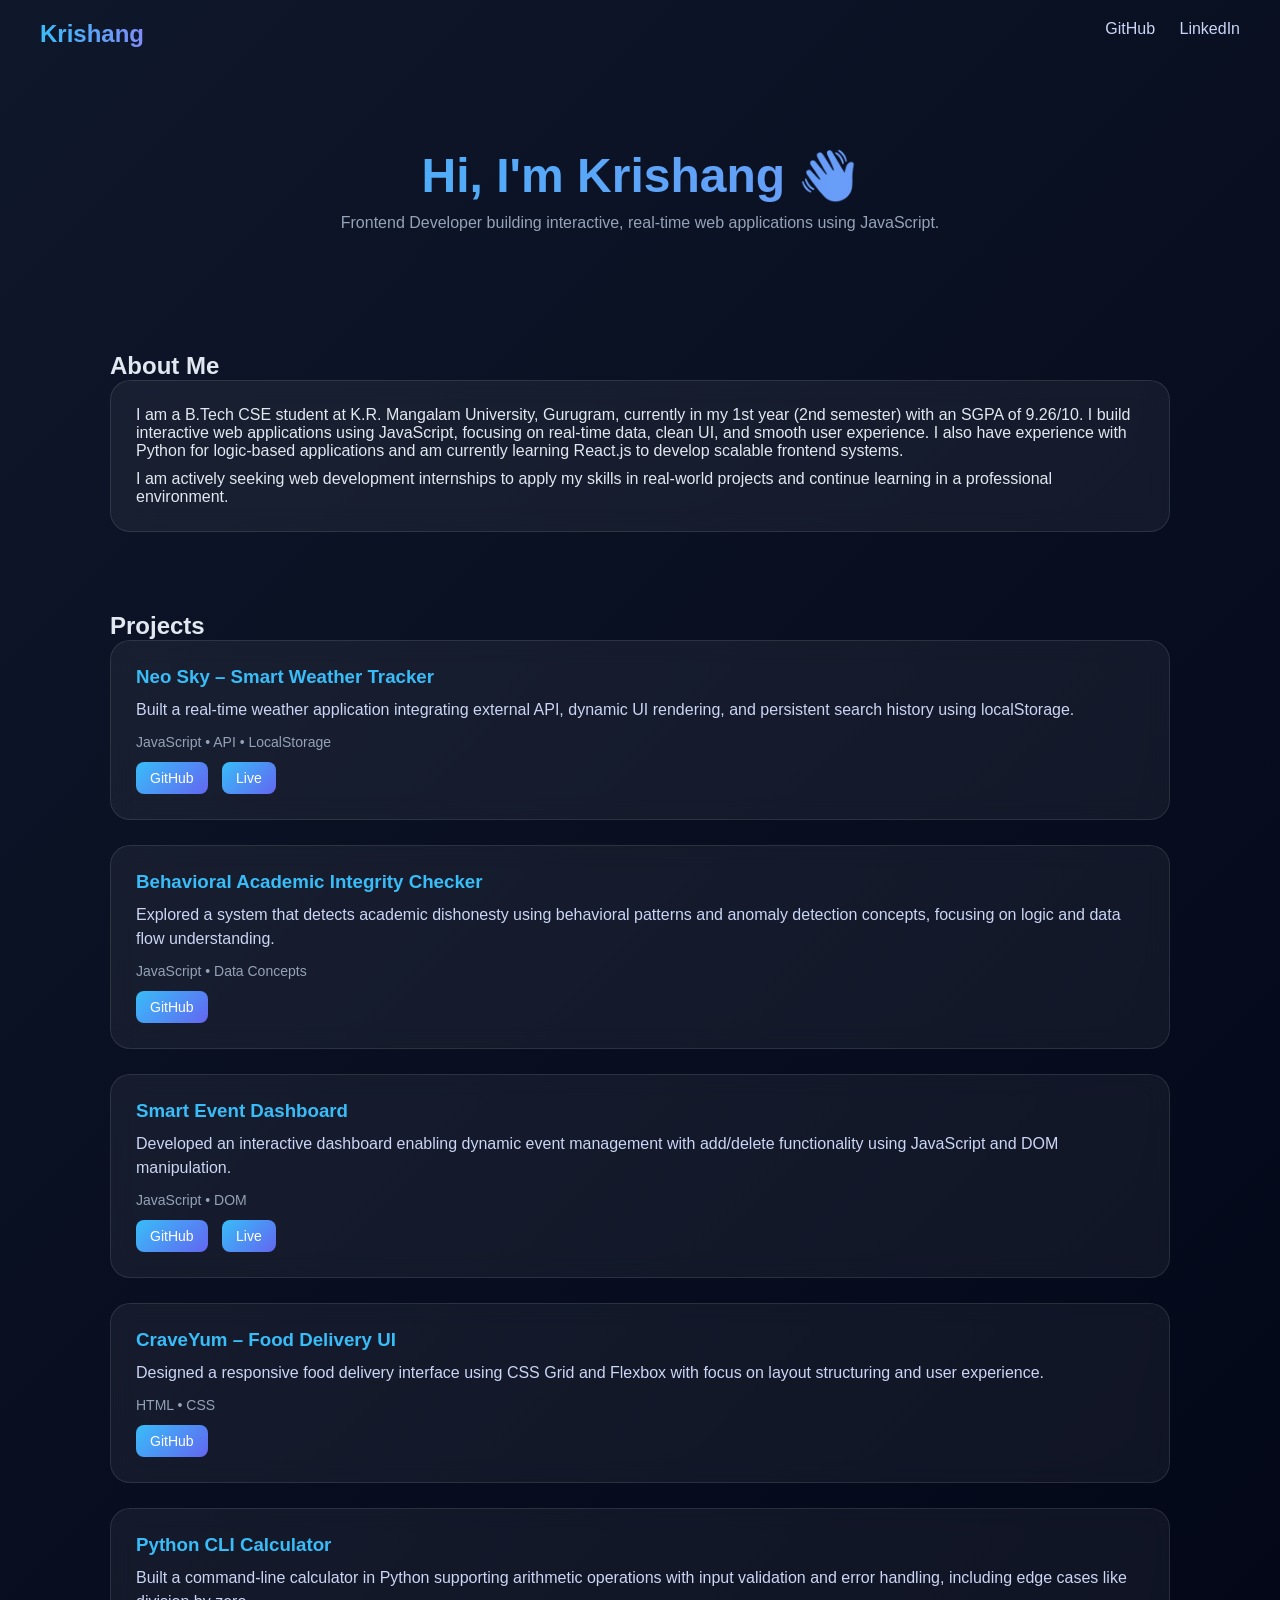
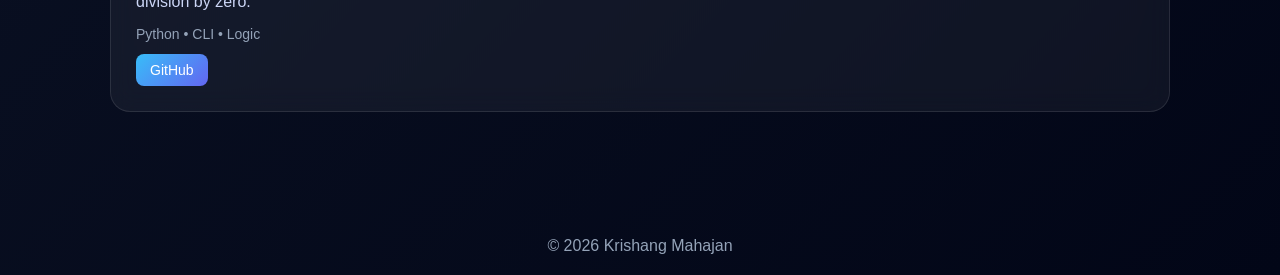
<file: index.html>
<!DOCTYPE html>
<html lang="en">
<head>
<meta charset="UTF-8">
<meta name="viewport" content="width=device-width, initial-scale=1.0">
<title>Krishang Mahajan | Portfolio</title>

<link rel="stylesheet" href="style.css">
</head>

<body>

<nav>
    <h2>Krishang</h2>
    <div>
        <a href="https://github.com/krishang9911">GitHub</a>
        <a href="https://www.linkedin.com/in/krishang-mahajan-aa539a38b">LinkedIn</a>
    </div>
</nav>

<div class="hero">
    <h1>Hi, I'm Krishang 👋</h1>
    <p>Frontend Developer building interactive, real-time web applications using JavaScript.</p>
</div>

<section>
    <h2>About Me</h2>
    <div class="card">
        <p>
            I am a B.Tech CSE student at K.R. Mangalam University, Gurugram, currently in my 1st year (2nd semester) with an SGPA of 9.26/10.
            I build interactive web applications using JavaScript, focusing on real-time data, clean UI, and smooth user experience.
            I also have experience with Python for logic-based applications and am currently learning React.js to develop scalable frontend systems.
        </p>

        <p style="margin-top: 10px;">
            I am actively seeking web development internships to apply my skills in real-world projects and continue learning in a professional environment.
        </p>
    </div>
</section>

<section>
    <h2>Projects</h2>

    <div class="project">
        <h3>Neo Sky – Smart Weather Tracker</h3>
        <p>
            Built a real-time weather application integrating external API, dynamic UI rendering, and persistent search history using localStorage.
        </p>
        <div class="tech">JavaScript • API • LocalStorage</div>
        <div class="links">
            <a href="https://github.com/krishang9911/Weather-Tracker-App">GitHub</a>
            <a href="https://krishang9911.github.io/Weather-Tracker-App/">Live</a>
        </div>
    </div>

    <div class="project">
        <h3>Behavioral Academic Integrity Checker</h3>
        <p>
            Explored a system that detects academic dishonesty using behavioral patterns and anomaly detection concepts, focusing on logic and data flow understanding.
        </p>
        <div class="tech">JavaScript • Data Concepts</div>
        <div class="links">
            <a href="https://github.com/virat-dagar/projexa-ai">GitHub</a>
        </div>
    </div>

    <div class="project">
        <h3>Smart Event Dashboard</h3>
        <p>
            Developed an interactive dashboard enabling dynamic event management with add/delete functionality using JavaScript and DOM manipulation.
        </p>
        <div class="tech">JavaScript • DOM</div>
        <div class="links">
            <a href="https://github.com/krishang9911/Smart-Event-Dashboard">GitHub</a>
            <a href="https://krishang9911.github.io/Smart-Event-Dashboard/">Live</a>
        </div>
    </div>

    <div class="project">
        <h3>CraveYum – Food Delivery UI</h3>
        <p>
            Designed a responsive food delivery interface using CSS Grid and Flexbox with focus on layout structuring and user experience.
        </p>
        <div class="tech">HTML • CSS</div>
        <div class="links">
            <a href="https://github.com/krishang9911/Capstone-Project-Web-Dev-">GitHub</a>
        </div>
    </div>

    <div class="project">
        <h3>Python CLI Calculator</h3>
        <p>
            Built a command-line calculator in Python supporting arithmetic operations with input validation and error handling, including edge cases like division by zero.
        </p>
        <div class="tech">Python • CLI • Logic</div>
        <div class="links">
            <a href="https://github.com/krishang9911/Calculator_using_Python">GitHub</a>
        </div>
    </div>

</section>

<footer>
    <p>© 2026 Krishang Mahajan</p>
</footer>

</body>
</html>
</file>
<file: style.css>
* {
    margin: 0;
    padding: 0;
    box-sizing: border-box;
}

body {
    font-family: 'Segoe UI', sans-serif;
    background: linear-gradient(135deg, #0f172a, #020617);
    color: #e2e8f0;
}

/* NAVBAR */
nav {
    display: flex;
    justify-content: space-between;
    padding: 20px 40px;
}

nav h2 {
    background: linear-gradient(90deg, #38bdf8, #818cf8);
    background-clip: text;
    -webkit-background-clip: text;
    -webkit-text-fill-color: transparent;
}

nav a {
    color: #cbd5f5;
    text-decoration: none;
    margin-left: 20px;
    transition: 0.3s;
}

nav a:hover {
    color: #38bdf8;
}

/* HERO */
.hero {
    text-align: center;
    padding: 80px 20px;
}

.hero h1 {
    font-size: 3rem;
    background: linear-gradient(90deg, #38bdf8, #818cf8);
    background-clip: text;
    -webkit-background-clip: text;
    -webkit-text-fill-color: transparent;
}

.hero p {
    margin-top: 10px;
    color: #94a3b8;
}

/* SECTION */
section {
    max-width: 1100px;
    margin: auto;
    padding: 40px 20px;
}

/* CARD */
.card {
    background: rgba(255,255,255,0.05);
    backdrop-filter: blur(12px);
    border-radius: 20px;
    padding: 25px;
    border: 1px solid rgba(255,255,255,0.1);
}

/* PROJECT */
.project {
    background: rgba(255,255,255,0.05);
    backdrop-filter: blur(12px);
    border-radius: 20px;
    padding: 25px;
    margin-bottom: 25px;
    border: 1px solid rgba(255,255,255,0.1);
    transition: all 0.3s ease;
}

.project:hover {
    transform: translateY(-8px) scale(1.01);
    box-shadow: 0 10px 40px rgba(56,189,248,0.2);
}

.project h3 {
    color: #38bdf8;
    margin-bottom: 10px;
}

.project p {
    color: #cbd5f5;
    line-height: 1.5;
}

.tech {
    margin-top: 12px;
    font-size: 14px;
    color: #94a3b8;
}

/* BUTTONS */
.links a {
    display: inline-block;
    margin-top: 12px;
    margin-right: 10px;
    padding: 8px 14px;
    border-radius: 8px;
    text-decoration: none;
    font-size: 14px;
    background: linear-gradient(135deg, #38bdf8, #6366f1);
    color: white;
    transition: 0.3s;
}

.links a:hover {
    transform: scale(1.05);
}

/* FOOTER */
footer {
    text-align: center;
    padding: 20px;
    margin-top: 40px;
    color: #94a3b8;
}
</file>
